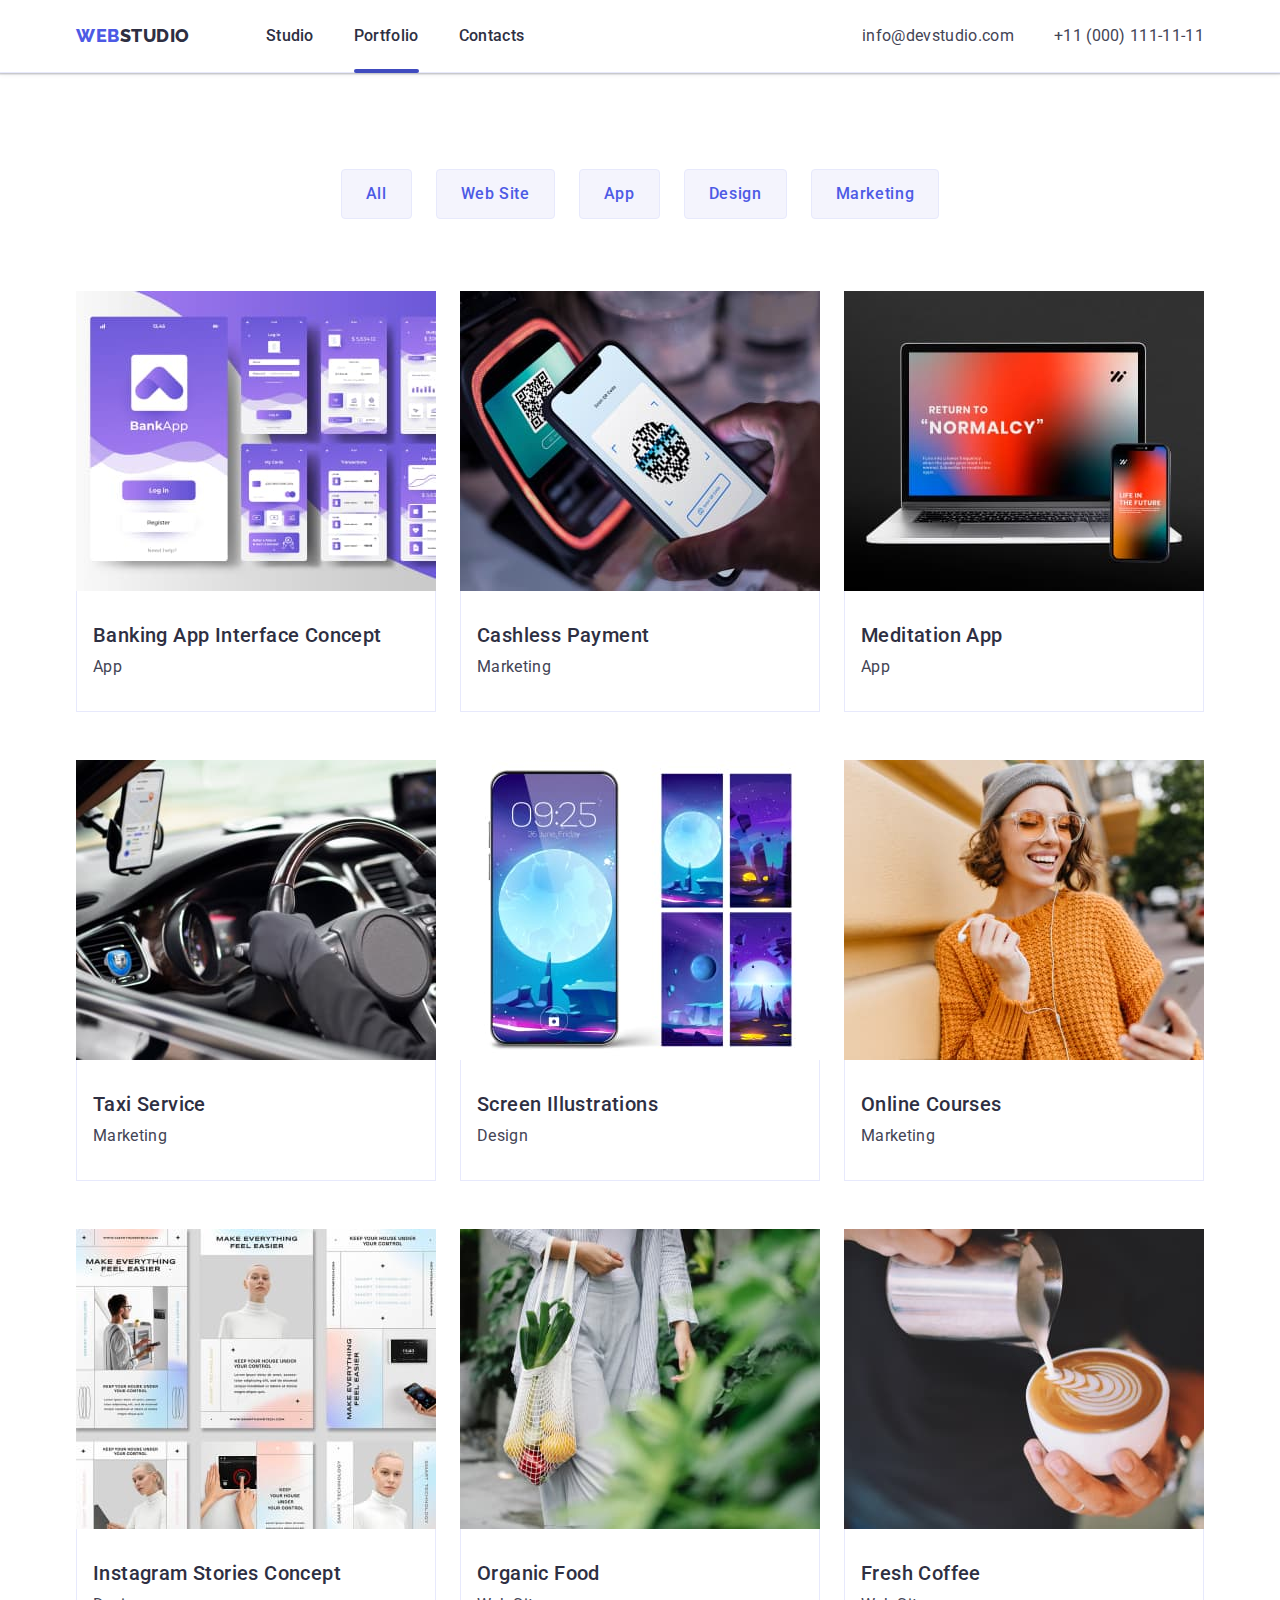
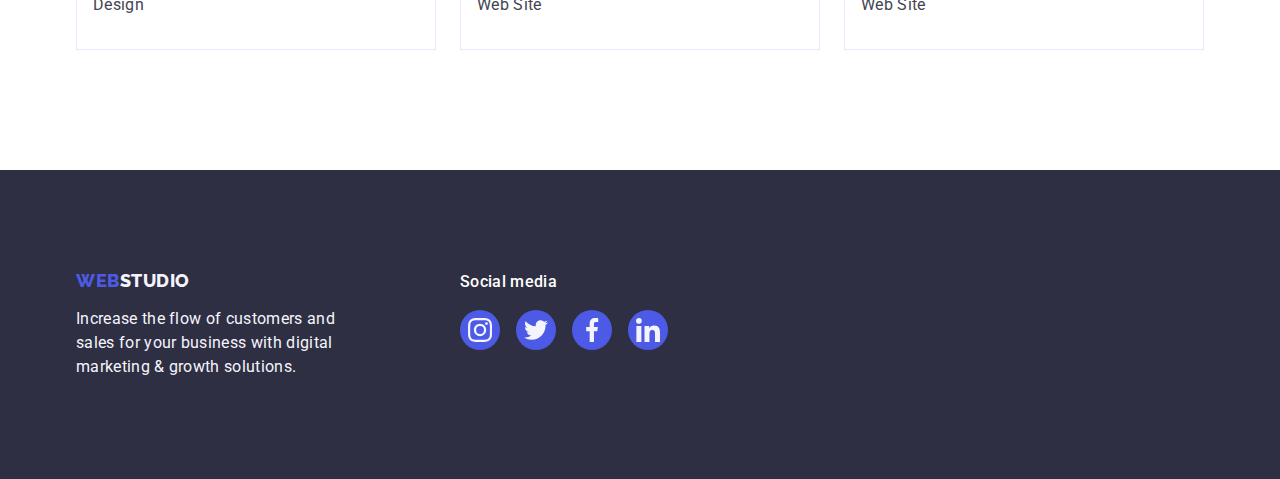
<file: portfolio.html>
<!DOCTYPE html>
<html lang="en">
  <head>
    <meta charset="UTF-8" />
    <meta name="viewport" content="width=device-width, initial-scale=1.0" />
    <link rel="preconnect" href="https://fonts.googleapis.com" />
    <link rel="preconnect" href="https://fonts.gstatic.com" crossorigin />
    <link
      href="https://fonts.googleapis.com/css2?family=Raleway:wght@800&family=Roboto:ital,wght@0,400;0,500;0,900;1,700&display=swap"
      rel="stylesheet"
    />
    <link
      rel="stylesheet"
      href="https://cdnjs.cloudflare.com/ajax/libs/modern-normalize/1.0.0/modern-normalize.min.css"
    />
    <link rel="stylesheet" href="./css/styles.css" />
    <title>Portfolio</title>
  </head>
  <body>
    <header class="page-header">
      <div class="container header-layout">
        <nav class="navigation">
          <a href="./index.html" class="logo link"
            >Web<span class="part-logo">Studio</span></a
          >
          <ul class="list page-navigation">
            <li>
              <a href="./index.html" class="link page-link">Studio</a>
            </li>
            <li>
              <a
                href="./portfolio.html"
                class="link page-link page-link-portfolio"
                >Portfolio</a
              >
            </li>
            <li><a href="" class="link page-link">Contacts</a></li>
          </ul>
        </nav>
        <address>
          <ul class="list address-list">
            <li>
              <a href="mailto:info@devstudio.com" class="link address-link"
                >info@devstudio.com</a
              >
            </li>
            <li>
              <a href="tel:+110001111111" class="link address-link"
                >+11 (000) 111-11-11</a
              >
            </li>
          </ul>
        </address>
      </div>
    </header>
    <main>
      <section class="section portfolio-main-section">
        <div class="container">
          <h1 class="visually-hidden">Portfolio</h1>
          <ul class="list filter-list">
            <li><button type="button" class="filter-button">All</button></li>
            <li>
              <button type="button" class="filter-button">Web Site</button>
            </li>
            <li><button type="button" class="filter-button">App</button></li>
            <li><button type="button" class="filter-button">Design</button></li>
            <li>
              <button type="button" class="filter-button">Marketing</button>
            </li>
          </ul>
          <ul class="list portfolio-list">
            <li class="portfolio-item">
              <a href="" class="link portfolio-link">
                <img
                  src="./images/portfolio-img1.jpg"
                  alt="bank app photo"
                  width="360"
                  height="300"
                />
                <div class="portfolio-description">
                  <h2 class="portfolio-header">
                    Banking App Interface Concept
                  </h2>
                  <p class="portfolio-paragraph">App</p>
                </div>
              </a>
            </li>
            <li class="portfolio-item">
              <a href="" class="link portfolio-link">
                <img
                  src="./images/portfolio-img2.jpg"
                  alt="cashless mobile phone photo"
                  width="360"
                  height="300"
                />
                <div class="portfolio-description">
                  <h2 class="portfolio-header">Cashless Payment</h2>
                  <p class="portfolio-paragraph">Marketing</p>
                </div>
              </a>
            </li>
            <li class="portfolio-item">
              <a href="" class="link portfolio-link">
                <img
                  src="./images/portfolio-img3.jpg"
                  alt="laptop and mobile phone photo"
                  width="360"
                  height="300"
                />
                <div class="portfolio-description">
                  <h2 class="portfolio-header">Meditation App</h2>
                  <p class="portfolio-paragraph">App</p>
                </div>
              </a>
            </li>
            <li class="portfolio-item">
              <a href="" class="link portfolio-link">
                <img
                  src="./images/portfolio-img4.jpg"
                  alt="inside of the car with steering wheel photo"
                  width="360"
                  height="300"
                />
                <div class="portfolio-description">
                  <h2 class="portfolio-header">Taxi Service</h2>
                  <p class="portfolio-paragraph">Marketing</p>
                </div>
              </a>
            </li>
            <li class="portfolio-item">
              <a href="" class="link portfolio-link">
                <img
                  src="./images/portfolio-img5.jpg"
                  alt="mobile phone screens photo"
                  width="360"
                  height="300"
                />
                <div class="portfolio-description">
                  <h2 class="portfolio-header">Screen Illustrations</h2>
                  <p class="portfolio-paragraph">Design</p>
                </div>
              </a>
            </li>
            <li class="portfolio-item">
              <a href="" class="link portfolio-link">
                <img
                  src="./images/portfolio-img6.jpg"
                  alt="smiley fashionable young woman photo"
                  width="360"
                  height="300"
                />
                <div class="portfolio-description">
                  <h2 class="portfolio-header">Online Courses</h2>
                  <p class="portfolio-paragraph">Marketing</p>
                </div>
              </a>
            </li>
            <li class="portfolio-item">
              <a href="" class="link portfolio-link">
                <img
                  src="./images/portfolio-img7.jpg"
                  alt="online courses website photo"
                  width="360"
                  height="300"
                />
                <div class="portfolio-description">
                  <h2 class="portfolio-header">Instagram Stories Concept</h2>
                  <p class="portfolio-paragraph">Design</p>
                </div>
              </a>
            </li>
            <li class="portfolio-item">
              <a href="" class="link portfolio-link">
                <img
                  src="./images/portfolio-img8.jpg"
                  alt="person carrying shopping bag with vegetables photo"
                  width="360"
                  height="300"
                />
                <div class="portfolio-description">
                  <h2 class="portfolio-header">Organic Food</h2>
                  <p class="portfolio-paragraph">Web Site</p>
                </div>
              </a>
            </li>
            <li class="portfolio-item">
              <a href="" class="link portfolio-link">
                <img
                  src="./images/portfolio-img9.jpg"
                  alt="barrista pouring milk into the coffee photo"
                  width="360"
                  height="300"
                />
                <div class="portfolio-description">
                  <h2 class="portfolio-header">Fresh Coffee</h2>
                  <p class="portfolio-paragraph">Web Site</p>
                </div>
              </a>
            </li>
          </ul>
        </div>
      </section>
    </main>
    <footer class="section footer-section">
      <div class="container footer-container">
        <div class="footer-note-box">
          <a href="./index.html" class="logo link footer-link"
            >Web<span class="footer-logo">Studio</span></a
          >
          <p class="footer-note">
            Increase the flow of customers and sales for your business with
            digital marketing & growth solutions.
          </p>
        </div>
        <div>
          <p class="social-media-heading">Social media</p>
          <ul class="list footer-social-media">
            <li class="footer-social-media-list">
              <a class="link footer-socialmedia-icon" href="">
                <svg class="footer-svg" width="24" height="24">
                  <use href="./images/icons.svg#icon-instagram"></use>
                </svg>
              </a>
            </li>
            <li class="footer-social-media-list">
              <a class="link footer-socialmedia-icon" href="">
                <svg class="footer-svg" width="24" height="24">
                  <use href="./images/icons.svg#icon-twitter"></use>
                </svg>
              </a>
            </li>
            <li class="footer-social-media-list">
              <a class="link footer-socialmedia-icon" href="">
                <svg class="footer-svg" width="24" height="24">
                  <use href="./images/icons.svg#icon-facebook"></use>
                </svg>
              </a>
            </li>
            <li class="footer-social-media-list">
              <a class="link footer-socialmedia-icon" href="">
                <svg class="footer-svg" width="24" height="24">
                  <use href="./images/icons.svg#icon-linkedin"></use>
                </svg>
              </a>
            </li>
          </ul>
        </div>
      </div>
    </footer>
  </body>
</html>
</file>
<file: css/styles.css>
:root {
  --navy-blue-color: #2e2f42;
  --iris-color: #4d5ae5;
  --ocean-color: #404bbf;
  --slate-color: #434455;
  --white-color: #ffffff;
  --cloud-color: #f4f4fd;
  --cornflower-color: #e7e9fc;
  --grey-color: #2e2f42b2;
  --light-slate-color: #8e8f99;
  --green-color: #31d0aa;
  --second-heading-size: 36px;
  --second-heading-weight: 700;
  --third-heading-size: 20px;
  --third-heading-weight: 500;
}

body {
  font-family: "Roboto", sans-serif;
  background-color: var(--white-color);
  color: var(--slate-color);
  margin: 0 auto;
}

h1,
h2,
h3,
p,
ul {
  margin: 0;
}

img {
  display: block;
  max-width: 100%;
  height: auto;
}

button {
  cursor: pointer;
  border: none;
  border-radius: 4px;
}

.visually-hidden {
  position: absolute;
  width: 1px;
  height: 1px;
  margin: -1px;
  border: 0;
  padding: 0;
  white-space: nowrap;
  clip-path: inset(100%);
  clip: rect(0 0 0 0);
  overflow: hidden;
}

.container {
  width: 1158px;
  margin: 0 auto;
  padding: 0 15px;
}

.section {
  padding: 120px 0;
}

.list {
  list-style-type: none;
  margin: 0;
  padding-left: 0;
}

.link {
  text-decoration: none;
}

.page-header {
  border-bottom: 1px solid var(--cornflower-color, #e7e9fc);
  box-shadow: 0px 1px 6px 0px rgba(46, 47, 66, 0.08),
    0px 1px 1px 0px rgba(46, 47, 66, 0.16),
    0px 2px 1px 0px rgba(46, 47, 66, 0.08);
}

.header-layout {
  display: flex;
  justify-content: space-between;
}

.logo {
  color: var(--iris-color);
  font-family: "Raleway", sans-serif;
  font-size: 18px;
  font-weight: 800;
  line-height: 1.17;
  letter-spacing: 0.54px;
  text-transform: uppercase;
  margin-right: 76px;
}

.footer-logo {
  color: var(--cloud-color);
}

.part-logo {
  color: var(--navy-blue-color);
}

.navigation {
  display: flex;
  align-items: center;
}

.page-navigation {
  font-weight: 500;
  line-height: 1.5;
  letter-spacing: 0.32px;
  display: flex;
  gap: 40px;
}

.page-link {
  color: var(--navy-blue-color);
  display: inline-block;
  padding: 24px 0;
  position: relative;
}

.page-link:hover,
.page-link:focus {
  color: var(--ocean-color);
}

.page-link-studio::after {
  content: "";
  display: block;
  background-color: var(--ocean-color);
  height: 4px;
  border-radius: 2px;
  position: absolute;
  width: 100%;
  bottom: -1px;
  left: 0px;
}

.page-link-portfolio::after {
  content: "";
  display: block;
  background-color: var(--ocean-color);
  height: 4px;
  border-radius: 2px;
  position: absolute;
  width: 100%;
  bottom: -1px;
  left: 0px;
}

.address-list {
  font-style: normal;
  display: flex;
  gap: 40px;
}

.address-link {
  color: var(--slate-color);
  line-height: 1.5;
  letter-spacing: 0.32px;
  display: inline-block;
  padding: 24px 0;
}

.address-link:hover,
.address-link:focus {
  color: var(--ocean-color);
}

.footer-section {
  background-color: var(--navy-blue-color);
  padding: 100px 0;
}

.footer-container {
  display: flex;
  align-items: baseline;
}

.footer-note-box {
  margin-right: 120px;
}

.footer-link {
  display: inline-block;
  margin-bottom: 16px;
}

.footer-note {
  color: var(--cloud-color);
  line-height: 1.5;
  letter-spacing: 0.32px;
  max-width: 264px;
}

.social-media-heading {
  color: var(--white-color);
  font-weight: 500;
  font-size: 16px;
  line-height: 1.5;
  letter-spacing: 0.02em;
  margin-bottom: 16px;
}

.footer-social-media {
  display: flex;
  gap: 16px;
}

.footer-social-media-list {
  height: 40px;
  width: 40px;
}

.footer-socialmedia-icon {
  display: flex;
  justify-content: center;
  align-items: center;
  background-color: var(--iris-color);
  border-radius: 50%;
  width: 100%;
  height: 100%;
}

.footer-svg {
  fill: var(--cloud-color);
}

.footer-socialmedia-icon:hover,
.footer-socialmedia-icon:focus {
  background-color: var(--green-color);
}

.order-section {
  background-color: var(--navy-blue-color);
  background-image: linear-gradient(
      to bottom,
      rgba(46, 47, 66, 0.7),
      rgba(46, 47, 66, 0.7)
    ),
    url("/goit-markup-hw-04/images/people-office.jpg");
  max-width: 1440px;
  background-position: center;
  background-size: cover;
  background-repeat: no-repeat;
  margin: 0 auto;
  padding: 188px 0;
}

.main-header {
  color: var(--white-color);
  font-size: 56px;
  font-weight: 700;
  line-height: 1.07;
  letter-spacing: 1.12px;
  max-width: 500px;
  text-align: center;
  margin: 0 auto;
  margin-bottom: 48px;
}

.order-button {
  font-family: "Roboto", sans-serif;
  background-color: var(--iris-color);
  color: var(--white-color);
  font-size: 16px;
  font-weight: 500;
  line-height: 1.5;
  letter-spacing: 0.04em;
  padding: 16px 32px;
  box-shadow: 0px 4px 4px 0px rgba(0, 0, 0, 0.15);
  display: block;
  min-width: 169px;
  margin: 0 auto;
}

.order-button:hover,
.order-button:focus {
  background-color: var(--ocean-color);
}

.services-section {
  display: flex;
  justify-content: space-around;
  gap: 24px;
}

.services-item {
  display: block;
  gap: 8px;
  flex-basis: calc((100% - 72px) / 4);
}

.services-icon-box {
  background-color: var(--cloud-color);
  border-radius: 4px;
  width: 264px;
  height: 112px;
  display: flex;
  justify-content: center;
  align-items: center;
  margin-bottom: 8px;
}

.small-header {
  line-height: 1.2;
  letter-spacing: 0.02em;
  color: var(--navy-blue-color);
  font-size: var(--third-heading-size);
  font-weight: var(--third-heading-weight);
  margin-bottom: 8px;
}

.services-description {
  font-size: 16px;
  line-height: 1.5;
  letter-spacing: 0.02em;
  color: var(--slate-color);
}

.section-header {
  color: var(--navy-blue-color);
  font-size: var(--second-heading-size);
  font-weight: var(--second-heading-weight);
  line-height: 1.11;
  letter-spacing: 0.02em;
  text-transform: capitalize;
  text-align: center;
  margin-bottom: 72px;
}

.third-section {
  padding-top: 0;
}

.third-section-list {
  display: flex;
  gap: 24px;
}

.third-section-item {
  flex-basis: calc((100% - 48px) / 3);
}

.team-section {
  background-color: var(--cloud-color);
}

.team-list {
  display: flex;
  gap: 24px;
  flex-basis: calc((100% - 72px) / 4);
}

.team-tile {
  background-color: var(--white-color);
  border-radius: 0px 0px 4px 4px;
  box-shadow: 0px 2px 1px 0px rgba(46, 47, 66, 0.08),
    0px 1px 1px 0px rgba(46, 47, 66, 0.16),
    0px 1px 6px 0px rgba(46, 47, 66, 0.08);
}

.team-description {
  padding: 32px 0;
  margin: 0 16px;
  gap: 8px;
}

.team-header {
  text-align: center;
}

.job-title {
  font-size: 16px;
  line-height: 1.5;
  letter-spacing: 0.32px;
  text-align: center;
  margin-bottom: 8px;
}

.social-media {
  display: flex;
  gap: 24px;
  justify-content: center;
}

.social-media-icon {
  display: flex;
  justify-content: center;
  align-items: center;
  width: 40px;
  height: 40px;
}

.social-media-icon-link {
  width: 100%;
  height: 100%;
  background-color: var(--iris-color);
  border-radius: 50%;
  display: flex;
  justify-content: center;
  align-items: center;
}

.social-media-icon-link:hover,
.social-media-icon-link:focus {
  background-color: var(--ocean-color);
}

.icon-style {
  fill: var(--cloud-color);
}

.clients-list {
  display: flex;
  gap: 24px;
  justify-content: space-around;
}

.client-icon-box {
  width: 168px;
  height: 88px;
}

.client-icon {
  width: 100%;
  height: 100%;
  display: flex;
  justify-content: center;
  align-items: center;
  border: 1px solid var(--light-slate-color);
  border-radius: 4px;
  color: var(--light-slate-color);
}

.client-icon-svg {
  fill: currentColor;
}

.client-icon:hover,
.client-icon:focus {
  border-color: var(--ocean-color);
  color: var(--ocean-color);
}

.portfolio-main-section {
  padding: 96px 0 120px 0;
}

.filter-list {
  display: flex;
  justify-content: center;
  gap: 24px;
  margin-bottom: 72px;
}

.filter-button {
  font-family: "Roboto", sans-serif;
  background-color: var(--cloud-color);
  border: 1px solid var(--cornflower-color);
  color: var(--iris-color);
  font-size: 16px;
  font-weight: 500;
  line-height: 1.5;
  letter-spacing: 0.04em;
  padding: 12px 24px;
}

.filter-button:hover,
.filter-button:focus {
  background-color: var(--ocean-color);
  border: 1px solid transparent;
  color: var(--white-color);
  box-shadow: 0px 2px 2px 0px rgba(0, 0, 0, 0.12),
    0px 2px 1px 0px rgba(0, 0, 0, 0.08), 0px 3px 1px 0px rgba(0, 0, 0, 0.1);
}

.portfolio-list {
  display: flex;
  flex-wrap: wrap;
  column-gap: 24px;
  row-gap: 48px;
}

.portfolio-item {
  flex-basis: calc((100% - 48px) / 3);
}

.portfolio-link {
  display: block;
}

.portfolio-link:hover,
.portfolio-link:focus {
  border: 1px solid var(--CLOUD, #f4f4fd);
  box-shadow: 0px 2px 1px 0px rgba(46, 47, 66, 0.08),
    0px 1px 1px 0px rgba(46, 47, 66, 0.16),
    0px 1px 6px 0px rgba(46, 47, 66, 0.08);
}

.portfolio-description {
  padding: 32px 16px;
  border: 1px solid var(--cornflower-color);
  border-top: none;
}

.portfolio-header {
  color: var(--navy-blue-color);
  font-weight: var(--third-heading-weight);
  font-size: var(--third-heading-size);
  line-height: 1.2;
  letter-spacing: 0.02em;
  margin-bottom: 8px;
}

.portfolio-paragraph {
  color: var(--slate-color);
  font-size: 16px;
  line-height: 1.5;
  letter-spacing: 0.02em;
}
</file>
